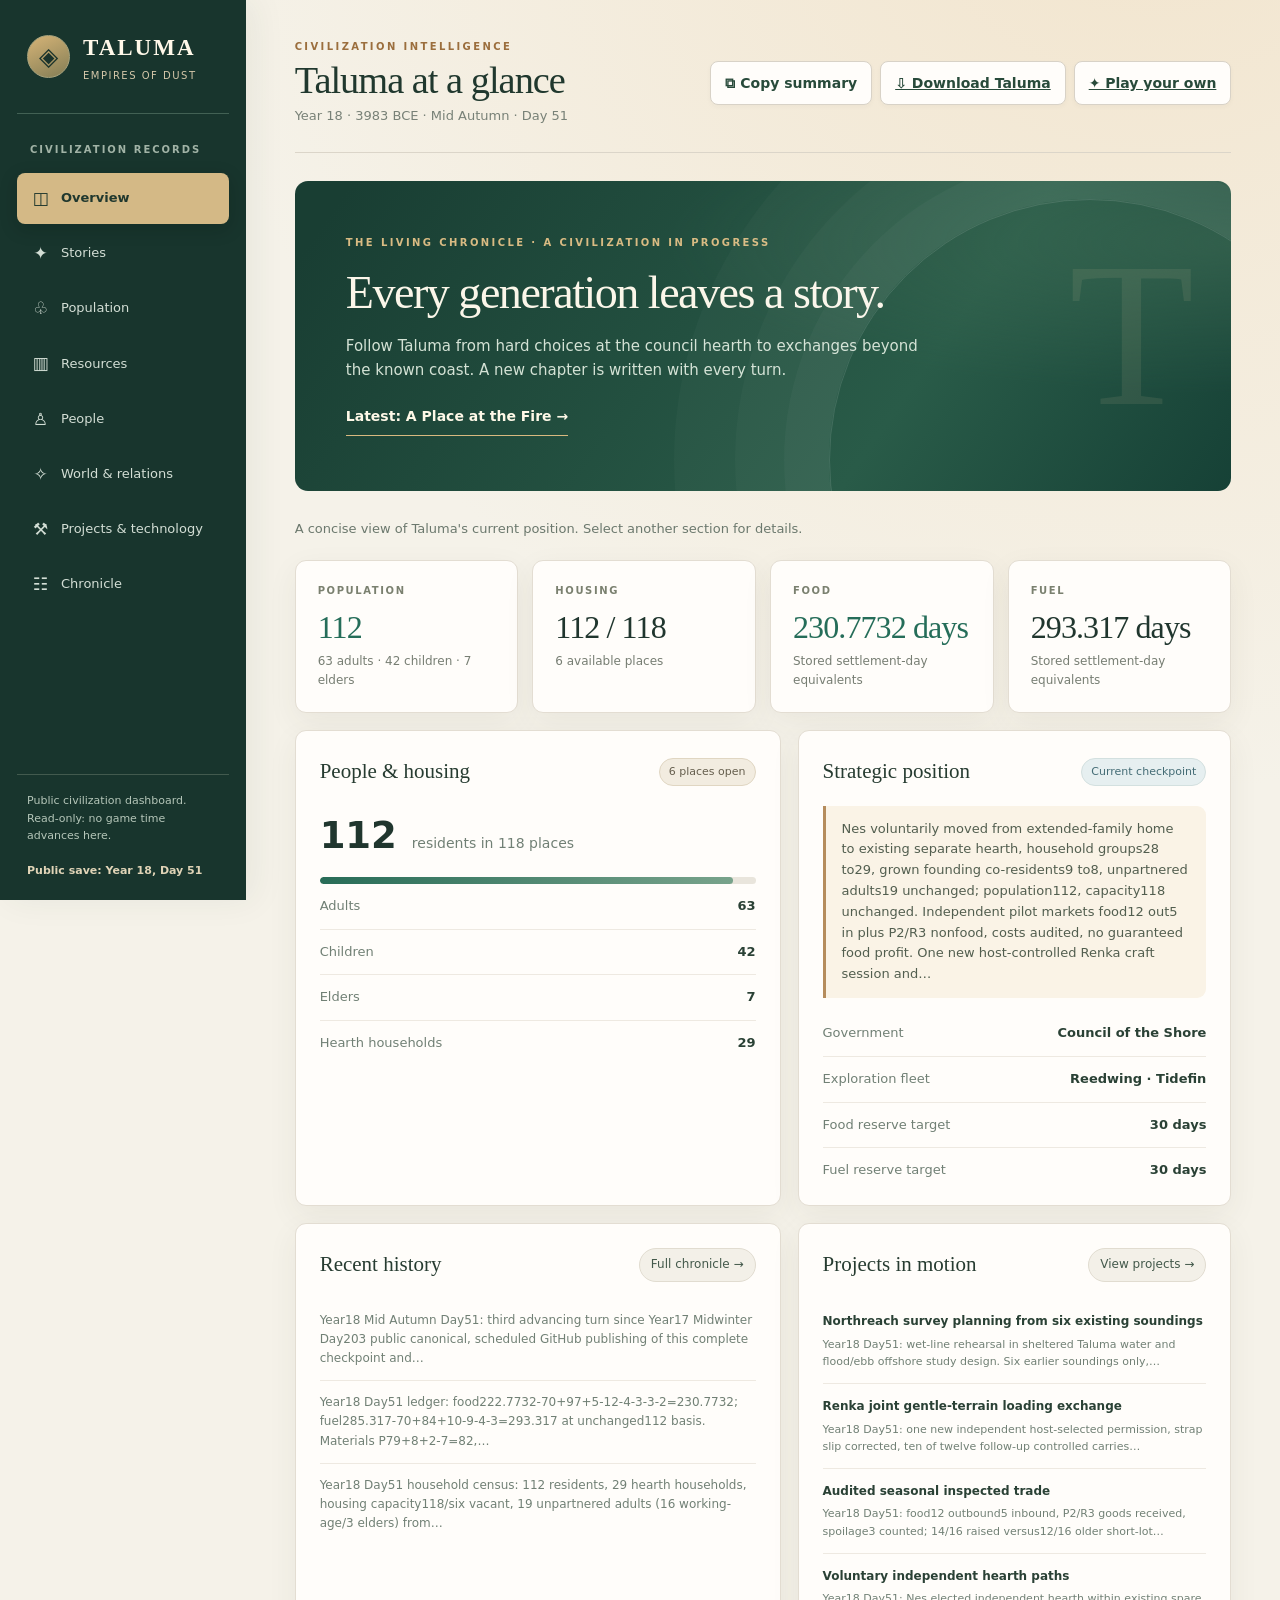
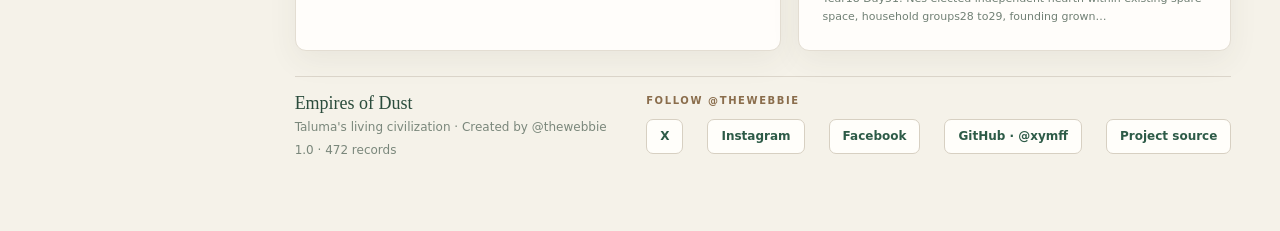
<file: docs/index.html>
<!doctype html>
<html lang="en"><head><meta charset="utf-8"><meta name="viewport" content="width=device-width,initial-scale=1">
<title>Taluma | Civilization Dashboard</title>
<meta name="color-scheme" content="dark">
<style>
:root{--bg:#0d121b;--panel:#141c29;--panel2:#192331;--panel3:#101722;--edge:#303c4a;--muted:#98a7b7;--fg:#eef3ef;--teal:#6fceb3;--gold:#e9bd76;--blue:#90b9eb;--red:#f0a49c;--glass:rgba(255,255,255,.035)}
*{box-sizing:border-box}body{margin:0;background:radial-gradient(circle at 10% 0,rgba(47,103,105,.13),transparent 35%),var(--bg);color:var(--fg);font-family:Inter,ui-sans-serif,system-ui,-apple-system,Segoe UI,sans-serif;font-size:14px;line-height:1.5}button,input,select{font:inherit}button{cursor:pointer}
.app{display:grid;grid-template-columns:238px minmax(0,1fr);min-height:100vh}.side{background:#101823;border-right:1px solid var(--edge);padding:28px 14px 16px;position:sticky;top:0;align-self:start;height:100vh;display:flex;flex-direction:column;overflow-y:auto}.brand{display:flex;align-items:center;gap:13px;padding:0 12px 26px;border-bottom:1px solid var(--edge)}.brandmark{background:linear-gradient(145deg,#5fae9f,#284856);border:1px solid #82b8a5;width:42px;height:42px;border-radius:13px;display:grid;place-items:center;font-size:25px}.brand h1{font-family:Georgia,serif;letter-spacing:.6px;font-size:20px;margin:0;font-weight:600}.brand small{display:block;color:var(--muted);letter-spacing:.8px;font-size:10px;text-transform:uppercase;margin-top:1px}.navlabel{color:#6e8594;font-size:10px;font-weight:800;letter-spacing:1.6px;text-transform:uppercase;margin:28px 13px 11px}.nav button{width:100%;border:0;background:transparent;color:#afbfca;border-radius:10px;text-align:left;padding:11px 12px;display:flex;align-items:center;gap:10px;margin:3px 0}.nav button:hover{background:rgba(127,215,198,.06);color:white}.nav button.active{background:rgba(111,206,179,.12);color:var(--teal);font-weight:650}.nav button .ico{width:21px;text-align:center;font-size:17px}.sidefoot{margin-top:auto;border-top:1px solid var(--edge);padding:17px 10px 0;color:var(--muted);font-size:11px}.sidefoot strong{color:#d5e4df;font-weight:600}.main{min-width:0;max-width:1500px;width:100%;padding:31px 36px 65px;margin:0 auto}.top{display:flex;justify-content:space-between;gap:20px;align-items:center;border-bottom:1px solid var(--edge);padding:0 0 27px}.eyebrow{text-transform:uppercase;letter-spacing:2px;font-size:10px;color:var(--teal);font-weight:800}.top h2{font:normal 33px Georgia,serif;margin:6px 0 4px;letter-spacing:-.4px}.sub{color:var(--muted);font-size:13px}.actions{display:flex;align-items:center;gap:10px;flex-wrap:wrap}.button{background:#1d2a37;color:var(--fg);border:1px solid #435060;border-radius:9px;padding:10px 13px;transition:.1s;display:inline-flex;gap:8px;align-items:center;white-space:nowrap}.button:hover{border-color:#76aa9b;background:#273847}.button.primary{background:#325d53;border-color:#438a78;color:#e8fff5}.button.primary:hover{background:#3b7464}.view{display:none;padding-top:25px}.view.active{display:block}.summary{color:var(--muted);font-size:13px;margin-bottom:20px}.kpis{display:grid;grid-template-columns:repeat(4,minmax(0,1fr));gap:14px}.tile,.card{background:linear-gradient(148deg,rgba(255,255,255,.024),transparent 70%),var(--panel);border:1px solid #2a3645;border-radius:15px}.tile{padding:18px 19px;min-height:128px}.tile .lab{font-size:11px;text-transform:uppercase;letter-spacing:1.2px;color:var(--muted);font-weight:750}.tile .num{font-size:34px;line-height:1.25;font-weight:700;letter-spacing:-.9px;margin-top:8px;font-variant-numeric:tabular-nums}.tile .extra{color:var(--muted);font-size:12px;margin-top:5px}.tile .tiny{font-size:11px;color:var(--teal)}.grid2{display:grid;grid-template-columns:1.12fr 1fr;gap:17px;margin-top:17px}.grid3{display:grid;grid-template-columns:repeat(3,minmax(0,1fr));gap:16px;margin-top:17px}.card{padding:20px}.card h3{font-size:15px;font-weight:700;margin:0 0 15px}.card h4{margin:0;font-size:14px}.card p{margin:7px 0;color:var(--muted);font-size:12px}.sectionhead{display:flex;align-items:center;justify-content:space-between;margin-bottom:17px;gap:10px}.sectionhead h3{font-size:18px;margin:0;font-family:Georgia,serif;font-weight:500}.pill{display:inline-block;color:#9fe0ce;background:#213b39;border:1px solid #345f55;border-radius:99px;font-size:11px;padding:4px 9px;white-space:nowrap}.pill.blue{color:#b2d4ef;background:#20374a;border-color:#345773}.pill.amber{color:#ffdda5;background:#3d3024;border-color:#634b31}.pill.grey{color:#b3becb;background:#25303d;border-color:#39495b}.progress{height:7px;border-radius:9px;background:#293746;overflow:hidden;margin-top:12px}.progress .fill{height:100%;background:linear-gradient(90deg,#4b988a,var(--teal));border-radius:9px}.progress .fill.amber{background:linear-gradient(90deg,#af8243,var(--gold))}.statrow{display:flex;align-items:center;justify-content:space-between;padding:12px 0;border-bottom:1px solid #2a3644;gap:18px;font-size:13px}.statrow:last-child{border:0;padding-bottom:0}.statrow strong{font-variant-numeric:tabular-nums}.muted{color:var(--muted)}.twocol{display:grid;grid-template-columns:1fr 1fr;gap:20px}.tokenline{display:flex;gap:10px;align-items:center;flex-wrap:wrap}.blurb{border-left:3px solid #548a7b;padding:10px 14px;background:#15292b;border-radius:0 9px 9px 0;color:#c4ddd6;font-size:13px}.stack{display:flex;flex-direction:column;gap:11px}.entry{background:var(--panel);border:1px solid #293747;padding:16px 18px;border-radius:12px}.entryhead{display:flex;gap:10px;justify-content:space-between;align-items:flex-start}.entrytitle{font-weight:700;font-size:14px}.entry p{margin:7px 0 0;font-size:12px;color:var(--muted)}.entry .meta{font-size:11px;color:var(--teal)}.tabs{display:flex;gap:8px;flex-wrap:wrap}.chip{background:#1c2937;border:1px solid #324153;color:#c7d5df;border-radius:99px;padding:6px 11px;font-size:12px}.chip.on{border-color:#5fa891;background:#26463c;color:#c6ffed}.search{min-width:180px;max-width:380px;width:100%;border:1px solid #405062;background:#111a25;color:var(--fg);padding:11px 13px;border-radius:9px;outline:none}.search:focus{border-color:var(--teal)}.controls{display:flex;justify-content:space-between;gap:10px;align-items:center;flex-wrap:wrap;margin:0 0 17px}.peoplegrid{display:grid;grid-template-columns:repeat(3,minmax(0,1fr));gap:12px}.person{padding:17px;border:1px solid #2b3b49;background:var(--panel);border-radius:12px}.person .head{display:flex;align-items:center;gap:11px}.avatar{background:#27443f;color:#b7ecd7;width:36px;height:36px;border-radius:11px;display:grid;place-items:center;font-family:Georgia,serif;font-size:19px;flex-shrink:0}.person h4{font-size:14px;margin:0}.person .role{color:var(--teal);font-size:11px;margin-top:3px;line-height:1.4}.person p{color:var(--muted);font-size:11px;margin:12px 0 0;display:-webkit-box;-webkit-line-clamp:4;-webkit-box-orient:vertical;overflow:hidden}.textcard{padding:18px;border:1px solid #2b3a49;border-radius:12px;background:var(--panel)}.textcard h4{font-size:14px;margin:0 0 7px}.textcard p{font-size:12px;color:var(--muted);margin:0;line-height:1.6}.placegrid{display:grid;grid-template-columns:repeat(2,minmax(0,1fr));gap:12px}.place{border:1px solid #2c3a48;background:var(--panel);border-radius:12px;padding:16px}.place .type{font-size:10px;text-transform:uppercase;letter-spacing:1.2px;color:var(--teal);font-weight:750}.place h4{margin:7px 0 8px;font-size:15px}.place p{font-size:12px;color:var(--muted);margin:0}.timeline{border-left:1px solid #3f615d;margin:15px 0 10px 10px;padding-left:20px;display:flex;flex-direction:column;gap:14px}.moment{position:relative;background:var(--panel);border:1px solid #2b3a48;border-radius:12px;padding:15px}.moment:before{content:'';position:absolute;left:-26px;top:22px;width:11px;height:11px;background:#6bbda8;border:3px solid #16262a;border-radius:50%}.moment summary{cursor:pointer;list-style:none;font-size:12px;color:#d7e3e0}.moment summary::-webkit-details-marker{display:none}.moment summary::after{content:'＋';float:right;color:var(--muted);padding-left:10px}.moment[open] summary::after{content:'−'}.moment p{color:var(--muted);font-size:12px;line-height:1.65;white-space:pre-wrap}.smallnote{font-size:11px;color:var(--muted);margin-top:14px}.empty{padding:26px;text-align:center;color:var(--muted);border:1px dashed #3f5360;border-radius:12px}.spark{display:flex;gap:4px;align-items:flex-end;height:47px;margin:12px 0 4px}.spark span{width:12px;min-height:4px;background:#71c3ac;border-radius:3px 3px 0 0;opacity:.9}.footer{border-top:1px solid var(--edge);margin-top:25px;padding-top:16px;color:var(--muted);font-size:11px;display:flex;justify-content:space-between;gap:15px}.notice{position:fixed;bottom:22px;right:22px;background:#274a42;border:1px solid #4b907f;padding:11px 16px;color:#e3fff4;border-radius:10px;box-shadow:0 12px 30px #05090d80;display:none;max-width:340px;z-index:10}.dim{color:#7f90a0}.small{font-size:11px}.mobile-nav{display:none}
@media(max-width:1100px){.app{grid-template-columns:190px minmax(0,1fr)}.main{padding:23px}.kpis{grid-template-columns:repeat(2,1fr)}.peoplegrid{grid-template-columns:repeat(2,1fr)}.grid3{grid-template-columns:repeat(2,1fr)}}
@media(max-width:720px){.app{display:block}.side{position:relative;height:auto;padding:15px 16px 8px;display:block}.brand{border:0;padding:0 0 14px}.navlabel,.sidefoot{display:none}.nav{display:flex;overflow-x:auto;gap:4px;padding-bottom:8px}.nav button{white-space:nowrap;flex:0 0 auto;width:auto;font-size:12px;margin:0;padding:8px 10px}.nav button .ico{display:none}.main{padding:17px 15px 42px}.top{align-items:flex-start;flex-direction:column;gap:14px}.top h2{font-size:28px}.kpis{gap:9px}.tile{padding:14px;min-height:113px}.tile .num{font-size:28px}.grid2,.grid3,.twocol,.peoplegrid,.placegrid{grid-template-columns:1fr}.card{padding:16px}.footer{flex-direction:column}.search{max-width:none}}
</style><link rel="stylesheet" href="theme.css?v=2"></head><body>
<div class="app">
<aside class="side">
 <div class="brand"><div class="brandmark">◈</div><div><h1>TALUMA</h1><small>Empires of Dust</small></div></div>
 <div class="navlabel">Civilization records</div>
 <nav class="nav" id="nav">
  <button class="active" data-view="overview"><span class="ico">◫</span>Overview</button>
  <button data-view="stories"><span class="ico">✦</span>Stories</button>
  <button data-view="population"><span class="ico">♧</span>Population</button>
  <button data-view="resources"><span class="ico">▥</span>Resources</button>
  <button data-view="people"><span class="ico">♙</span>People</button>
  <button data-view="world"><span class="ico">✧</span>World & relations</button>
  <button data-view="projects"><span class="ico">⚒</span>Projects & technology</button>
  <button data-view="chronicle"><span class="ico">☷</span>Chronicle</button>
 </nav>
 <div class="sidefoot">Public civilization dashboard.<br>Read-only: no game time advances here.<br><br><strong id="saveState">Loading public campaign snapshot...</strong></div>
</aside>
<main class="main">
 <div class="top"><div><div class="eyebrow">Civilization intelligence</div><h2 id="pageTitle">Taluma at a glance</h2><div class="sub" id="era">Loading campaign...</div></div><div class="actions"><button class="button" id="copyBtn" title="Copy a compact campaign summary">⧉ Copy summary</button><a class="button" href="data/taluma.json" download="Taluma_Latest_Save.json">⇩ Download Taluma</a><a class="button" href="play.html">✦ Play your own</a></div></div>
 <section class="view active" id="overview"><div class="story-hero"><div><div class="eyebrow">THE LIVING CHRONICLE · A CIVILIZATION IN PROGRESS</div><h3>Every generation leaves a story.</h3><p>Follow Taluma from hard choices at the council hearth to exchanges beyond the known coast. A new chapter is written with every turn.</p><div id="featuredStory"><a class="hero-link" href="stories.html">Read the latest chapter →</a></div></div><div class="hero-monogram" aria-hidden="true">T</div></div><div class="summary">A concise view of Taluma's current position. Select another section for details.</div><div class="kpis" id="kpis"></div><div class="grid2"><article class="card"><div class="sectionhead"><h3>People & housing</h3><span class="pill" id="housingBadge"></span></div><div id="overviewHousing"></div></article><article class="card"><div class="sectionhead"><h3>Strategic position</h3><span class="pill blue">Current checkpoint</span></div><div id="overviewStrategy"></div></article></div><div class="grid2"><article class="card"><div class="sectionhead"><h3>Recent history</h3><button class="chip" data-goto="chronicle">Full chronicle →</button></div><div id="overviewChronicle"></div></article><article class="card"><div class="sectionhead"><h3>Projects in motion</h3><button class="chip" data-goto="projects">View projects →</button></div><div id="overviewProjects"></div></article></div></section>
 <section class="view" id="stories"><div class="story-intro"><div class="eyebrow">THE SERIALIZED HISTORY OF TALUMA</div><h3>Read the story behind the numbers.</h3><p>Each chapter follows one completed turn: the people, decisions, setbacks and changes that shaped the settlement. These chapters are part of the public GitHub archive and are distinct from the raw game chronicle.</p><a class="button" href="stories.html">Open the reading room ↗</a></div><div class="story-list" id="storyGrid"><div class="empty">Loading published chapters...</div></div></section>
 <section class="view" id="population"><div class="sectionhead"><h3>People, households and capacity</h3><span class="pill" id="censusDate"></span></div><div class="kpis" id="populationKpis"></div><div class="grid2"><article class="card"><h3>Population composition</h3><div id="populationComposition"></div></article><article class="card"><h3>Care-first growth</h3><div id="populationCare"></div></article></div></section>
 <section class="view" id="resources"><div class="sectionhead"><h3>Stores & building materials</h3><span class="pill grey">Settlement-day equivalents</span></div><div class="kpis" id="resourcesKpis"></div><div class="grid2"><article class="card"><h3>Stored reserves vs. minimum</h3><div id="resourceMeters"></div></article><article class="card"><h3>Material inventory</h3><div id="materials"></div></article></div><div class="grid2"><article class="card"><h3>Protected allocations</h3><div id="protected"></div></article><article class="card"><h3>Last turn: accounting</h3><div id="accounting"></div></article></div></section>
 <section class="view" id="people"><div class="controls"><div><h3 style="margin:0 0 5px;font-size:18px;font-family:Georgia,serif;font-weight:500">Named people</h3><span class="muted small" id="peopleCount"></span></div><input class="search" id="peopleSearch" placeholder="Search names and roles..." aria-label="Search people"></div><div class="peoplegrid" id="peopleList"></div></section>
 <section class="view" id="world"><div class="sectionhead"><h3>Known locations</h3><span class="pill grey">Taluman geographic knowledge</span></div><div class="placegrid" id="places"></div><div class="sectionhead" style="margin-top:28px"><h3>Recorded peoples and contacts</h3><span class="pill blue">Contact log</span></div><div class="stack" id="contacts"></div></section>
 <section class="view" id="projects"><div class="sectionhead"><h3>Active initiatives</h3><span class="pill grey">From the latest save</span></div><div class="stack" id="projectList"></div><div class="sectionhead" style="margin-top:27px"><h3>Skills and institutions</h3><span class="pill grey" id="techCount"></span></div><div class="controls"><input class="search" id="techSearch" placeholder="Search learned technologies..." aria-label="Search technologies"><div class="smallnote">Full knowledge register from the save</div></div><div class="placegrid" id="techList"></div></section>
 <section class="view" id="chronicle"><div class="controls"><div><h3 style="margin:0 0 5px;font-size:18px;font-family:Georgia,serif;font-weight:500">Chronicle of Taluma</h3><div class="muted small" id="chronicleCount"></div></div><input class="search" id="chronicleSearch" placeholder="Search the entire chronicle..." aria-label="Search chronicle"></div><div class="timeline" id="chronicleList"></div><div style="text-align:center"><button class="button" id="moreEntries">Show older entries</button></div></section>
 <footer class="footer site-footer"><div class="footer-copy"><strong>Empires of Dust</strong><span>Taluma's living civilization · Created by @thewebbie</span><span id="footerMeta">Taluma civilization archive</span></div><nav class="social-follow" aria-label="Follow @thewebbie">
  <span class="social-label">Follow @thewebbie</span>
  <div class="social-links">
    <a href="https://x.com/thewebbie" target="_blank" rel="noopener noreferrer" aria-label="@thewebbie on X">X</a>
    <a href="https://www.instagram.com/thewebbie/" target="_blank" rel="noopener noreferrer" aria-label="@thewebbie on Instagram">Instagram</a>
    <a href="https://www.facebook.com/thewebbie" target="_blank" rel="noopener noreferrer" aria-label="@thewebbie on Facebook">Facebook</a>
    <a href="https://github.com/xymff" target="_blank" rel="noopener noreferrer" aria-label="GitHub profile of @xymff">GitHub · @xymff</a>
    <a href="https://github.com/xymff/empires-of-dust" target="_blank" rel="noopener noreferrer" aria-label="Empires of Dust project repository on GitHub">Project source</a>
  </div>
</nav></footer>
</main></div>
<div class="notice" id="notice" role="status"></div>

<script>
(()=>{'use strict';
let game=null; let active='overview'; let chronicleLimit=15;
const $=id=>document.getElementById(id);
const esc=v=>String(v==null?'':v).replace(/[&<>"']/g,c=>({'&':'&amp;','<':'&lt;','>':'&gt;','"':'&quot;',"'":'&#39;'}[c]));
const n=v=>Number.isFinite(Number(v))?Number(v):0;
const txt=v=>String(v??'');
const strip=v=>txt(v).replace(/\s+/g,' ').trim();
const excerpt=(v,max=210)=>{const s=strip(v);return s.length>max?s.slice(0,max).replace(/\s+\S*$/,'')+'…':s};
const val=(obj,path,fallback='')=>path.split('.').reduce((p,k)=>p&&p[k]!==undefined?p[k]:undefined,obj)??fallback;
const stat=(label,num,extra='',accent=false)=>`<div class="tile"><div class="lab">${esc(label)}</div><div class="num" ${accent?'style="color:var(--teal)"':''}>${esc(num)}</div><div class="extra">${esc(extra)}</div></div>`;
const row=(label,value)=>`<div class="statrow"><span class="muted">${esc(label)}</span><strong>${esc(value)}</strong></div>`;
const meter=(value,max,col='')=>`<div class="progress"><div class="fill ${col}" style="width:${Math.max(0,Math.min(100,max?100*value/max:0))}%"></div></div>`;
const fmt=v=>Number(v||0).toLocaleString('en-US');
const msg=s=>{const t=$('notice');t.textContent=s;t.style.display='block';setTimeout(()=>{t.style.display='none'},2700)};
const places=[
 ['Taluma','Home settlement','The principal village, its lagoon, shore market, boatyard, the Hall of Many Hands and the Growing Shore homes.'],
 ['Reedmouth Inlet','Coastal partner','Fishing, netmaking, reed construction and skilled migration.'],
 ['Shellbend Cove','Coastal partner','Established coastal trade and a staging point for supervised northern voyages.'],
 ['Crescent Shoal','Northern coastal partner','Boat construction, pilot exchange and the important tidal-crossing approach.'],
 ['Ternhook Inlet','Distant coastal contact','New northern community. Reciprocal, individually invited visits and distinctive stone tidal fish traps.'],
 ['Northern Outer Headland','Coastal landmark','Historical limit of earlier Taluman coastal knowledge, passed by Reedwing.'],
 ['Northern Tidal Crossing','Navigational hazard','Shifting currents and shallows. Cross only in suitable conditions with trained crews.'],
 ['Unexplored coast beyond Ternhook','Unknown frontier','Unusual currents and driftwood suggest a possible river. Existence and location remain unverified.'],
 ['Upper Path','Inland trade network','Host-assisted overland contact with Farbank and interior travelers.'],
 ['Splitstone Rest','Trading meeting point','Negotiated inland barter for stone and green-stone specimens.'],
 ['Farbank','Inland trading community','Custodians and trade partners for the green-stone region.'],
 ['Green-Bearing Ridge','Resource region','Known source region for mottled green stone. Taluma has no unilateral extraction rights.'],
 ['Green Gravel Reach','Inland landmark','Prospected green-stone area under local custodianship.'],
 ['Northfold','Northern site','Known regional location; no current compulsory development program.'],
 ['Western Gravel Run','Inland landmark','Recorded gravel and landscape feature.'],
 ['Inland Wooded Swale','Inland resource area','Woodland visited by surveyors during early resource exploration.']
];
function show(view){active=view;document.querySelectorAll('.view').forEach(el=>el.classList.toggle('active',el.id===view));document.querySelectorAll('.nav button').forEach(el=>el.classList.toggle('active',el.dataset.view===view));const names={overview:'Taluma at a glance',population:'Population & households',resources:'Resources & reserves',people:'People of Taluma',world:'The known world',projects:'Projects & technology',chronicle:'Civilization chronicle',stories:'The living stories'};$('pageTitle').textContent=names[view]||view;window.scrollTo({top:0,behavior:'instant'});if(view==='people')renderPeople();if(view==='chronicle')renderChronicle();if(view==='projects')renderTech();}
function render(){const c=game.civilization||{},r=game.resources||{},date=game.date||{},census=c.census||{},last=game.last_turn||{},mat=r.materials||{};
 const pop=n(c.population),housing=n(c.housing_capacity),vac=Math.max(0,housing-pop),food=n(r.food_days),fuel=n(r.wood_fuel_days);
 $('era').textContent=`Year ${date.elapsed_year||'?'} · ${date.display_year||'?'} · ${date.season||'Season unknown'} · Day ${date.day_in_season??'?'}`;
 $('footerMeta').textContent=`${game.format_version||'Campaign'} · ${Array.isArray(game.chronicle)?game.chronicle.length:0} records`;
 $('kpis').innerHTML=stat('Population',fmt(pop),`${fmt(n(census.working_age_adults))} adults · ${fmt(n(census.children))} children · ${fmt(n(census.elders))} elders`,true)+stat('Housing',`${pop} / ${housing}`,`${vac} available places`)+stat('Food',`${food} days`,'Stored settlement-day equivalents',true)+stat('Fuel',`${fuel} days`,'Stored settlement-day equivalents');
 $('housingBadge').textContent=vac+' places open';
 $('overviewHousing').innerHTML=`<div style="display:flex;gap:15px;align-items:baseline"><span style="font-size:37px;font-weight:750">${pop}</span><span class="muted">residents in ${housing} places</span></div>${meter(pop,housing)}${row('Adults',fmt(census.working_age_adults))}${row('Children',fmt(census.children))}${row('Elders',fmt(census.elders))}${row('Hearth households',fmt(census.household_hearth_groups))}`;
 const transport=val(game,'council_seasonal_plan.transport','Two qualified coastal boats, Reedwing and Tidefin.');const dp=val(game,'council_seasonal_plan.diplomatic_limits','');
 $('overviewStrategy').innerHTML=`<div class="blurb">${esc(excerpt(val(last,'result_summary','The council continues its planned work.'),360))}</div><div style="margin-top:13px">${row('Government','Council of the Shore')}${row('Exploration fleet','Reedwing · Tidefin')}${row('Food reserve target',fmt(val(r,'reserve_targets_days.food',30))+' days')}${row('Fuel reserve target',fmt(val(r,'reserve_targets_days.wood_fuel',30))+' days')}</div>`;
 $('overviewChronicle').innerHTML=(game.chronicle||[]).slice(-3).reverse().map(x=>`<div class="statrow" style="align-items:flex-start"><span class="muted" style="font-size:12px">${esc(excerpt(x,155))}</span></div>`).join('')||'<div class="empty">No chronicle entries.</div>';
 const projs=(val(game,'workforce_and_projects.active_projects',[])||[]).slice(-4).reverse();$('overviewProjects').innerHTML=projs.map(p=>`<div class="statrow" style="display:block"><strong style="font-size:12px">${esc(p.name)}</strong><div class="muted small" style="margin-top:4px">${esc(excerpt(p.status,125))}</div></div>`).join('')||'<div class="empty">No project updates.</div>';
 $('populationKpis').innerHTML=stat('Residents',pop,'Latest census',true)+stat('Adults',fmt(census.working_age_adults),'Working-age adults')+stat('Children',fmt(census.children),'Young residents')+stat('Available homes',vac+' places','Housing reserve');
 const adults=n(census.working_age_adults),kids=n(census.children),elders=n(census.elders);$('populationComposition').innerHTML=`<div class="statrow">Adults <b>${adults} (${pop?Math.round(100*adults/pop):0}%)</b></div><div class="progress"><div class="fill" style="width:${pop?100*adults/pop:0}%"></div></div><div class="statrow">Children <b>${kids} (${pop?Math.round(100*kids/pop):0}%)</b></div><div class="progress"><div class="fill amber" style="width:${pop?100*kids/pop:0}%"></div></div><div class="statrow">Elders <b>${elders} (${pop?Math.round(100*elders/pop):0}%)</b></div><div class="progress"><div class="fill" style="width:${pop?100*elders/pop:0}%"></div></div>`;
 $('populationCare').innerHTML=`<div class="blurb">Care-first growth. New households form voluntarily, and the council maintains space and support without fixed population quotas.</div>${row('Household hearths',fmt(census.household_hearth_groups))}${row('Available places',vac)}<p>${esc(excerpt(val(game,'council_seasonal_plan.population_growth',''),470))}</p>`;
 $('resourcesKpis').innerHTML=stat('Food',food+' days','Settlement stores',true)+stat('Fuel',fuel+' days','Fuel stores')+stat('Wood poles',fmt(mat.wood_poles),'Construction stock')+stat('Prepared clay',fmt(mat.prepared_clay_basketloads),'Basketloads');
 $('resourceMeters').innerHTML=`<div class="statrow">Food reserve <b>${food} days</b></div>${meter(food,Math.max(food,30))}<div class="smallnote">Required baseline: ${val(r,'reserve_targets_days.food',30)} days</div><div style="height:16px"></div><div class="statrow">Fuel reserve <b>${fuel} days</b></div>${meter(fuel,Math.max(fuel,30),'amber')}<div class="smallnote">Required baseline: ${val(r,'reserve_targets_days.wood_fuel',30)} days</div>`;
 $('materials').innerHTML=[['Wood poles',mat.wood_poles],['Reed bundles',mat.reed_bundles],['Stone loads',mat.stone_loads],['Cordage coils',mat.cordage_coils],['Prepared clay basketloads',mat.prepared_clay_basketloads]].map(v=>row(v[0],fmt(v[1]))).join('');
 const hm=mat.family_housing_materials_earmarked||{},cm=mat.family_care_materials_earmarked||{};
 $('protected').innerHTML=`<h4>Future family-home materials</h4><p>${esc(excerpt(hm.intended_for||hm.readiness,320))}</p>${row('Poles held',fmt(hm.wood_poles))}${row('Reeds held',fmt(hm.reed_bundles))}${row('Stone loads held',fmt(hm.stone_loads))}${row('Cordage held',fmt(hm.cordage_coils))}<h4 style="margin-top:20px">Family care</h4>${row('Food held within stores',fmt(val(r,'family_provisioning_reserve.food_days_within_total',0))+' days')}${row('Emergency seed',fmt(r.seed_reserve_food_day_equivalent)+' food-day equivalents')}`;
 const acc=val(last,'resource_accounting',{});let ac=[]; for(const [key,obj] of Object.entries(acc)){if(typeof obj==='object'&&obj!==null&&('start' in obj||'end' in obj))ac.push(`<h4 style="margin:15px 0 5px">${esc(key.replaceAll('_',' '))}</h4>`+Object.entries(obj).filter(([k,v])=>typeof v==='number').map(([k,v])=>row(k.replaceAll('_',' '),v)).join(''));} $('accounting').innerHTML=ac.slice(0,2).join('')||`<p>${esc(excerpt(last.result_summary||'',350))}</p>`;
 $('censusDate').textContent=`Year ${census.year||date.elapsed_year||'?'} · Day ${census.day||date.day_in_season||'?'}`;
 $('places').innerHTML=places.map(p=>`<article class="place"><div class="type">${esc(p[1])}</div><h4>${esc(p[0])}</h4><p>${esc(p[2])}</p></article>`).join('');
 $('contacts').innerHTML=(val(game,'diplomacy.known_peoples',[])||[]).map(p=>`<article class="entry"><div class="entrytitle">${esc(p.identifier)}</div><p>${esc(excerpt(p.status,320))}</p></article>`).join('');
 const projectList=val(game,'workforce_and_projects.active_projects',[]);$('projectList').innerHTML=projectList.slice(-18).reverse().map((p,i)=>`<article class="entry"><div class="entryhead"><div class="entrytitle">${esc(p.name)}</div><span class="pill grey">${i<4?'Recent':'Recorded'}</span></div><p>${esc(excerpt(p.status,340))}</p></article>`).join('');
 $('techCount').textContent=`${(val(game,'technology.known',[])||[]).length} recorded`;
 renderPeople();renderTech();renderChronicle();
}
function renderPeople(){const needle=$('peopleSearch').value.trim().toLowerCase(),persons=(game.named_people||[]).filter(p=>[p.name,p.role,p.traits,p.developments].join(' ').toLowerCase().includes(needle));$('peopleCount').textContent=`${persons.length} of ${(game.named_people||[]).length} named entries`;const priority=['Esha','Letha','Hadan','Nemi','Sena','Maro','Leni','Seli','Arel','Vessa','Tira','Daro','Sora','Tovan','Keshu'];persons.sort((a,b)=>{const ia=priority.indexOf(a.name),ib=priority.indexOf(b.name);return(ia<0?1000:ia)-(ib<0?1000:ib)});$('peopleList').innerHTML=persons.slice(0,100).map(p=>`<article class="person"><div class="head"><span class="avatar">${esc(p.name?.[0]||'?')}</span><div><h4>${esc(p.name)}</h4><div class="role">${esc(excerpt(p.role,90))}</div></div></div><p title="${esc(excerpt(p.developments,500))}">${esc(excerpt(p.developments||p.traits,250))}</p></article>`).join('')||'<div class="empty">No matching people.</div>'}
function renderTech(){const q=$('techSearch').value.trim().toLowerCase();const entries=val(game,'technology.known',[])||[];const results=entries.filter(x=>txt(x).toLowerCase().includes(q));$('techList').innerHTML=results.slice(-45).reverse().map(x=>`<article class="textcard"><h4>◈ Recorded knowledge</h4><p>${esc(excerpt(x,280))}</p></article>`).join('')||'<div class="empty">No matching technology.</div>'}
function renderChronicle(){const q=$('chronicleSearch').value.trim().toLowerCase(),all=(game.chronicle||[]).slice().reverse().filter(s=>txt(s).toLowerCase().includes(q)),shown=all.slice(0,chronicleLimit);$('chronicleCount').textContent=`${all.length} matching entries · newest first`;$('chronicleList').innerHTML=shown.map((x,i)=>`<details class="moment" ${i<1?'open':''}><summary>${esc(excerpt(x,165))}</summary><p>${esc(x)}</p></details>`).join('')||'<div class="empty">No matching chronicle entries.</div>';$('moreEntries').style.display=chronicleLimit<all.length?'inline-flex':'none'}
function summary(){const c=game.civilization||{},d=game.date||{},r=game.resources||{},z=c.census||{};return `Empires of Dust | Taluma | Year ${d.elapsed_year} ${d.display_year}, ${d.season}, Day ${d.day_in_season}\nPopulation ${c.population} (${z.working_age_adults} adults, ${z.children} children, ${z.elders} elders), housing ${c.population}/${c.housing_capacity}; food ${r.food_days} settlement-days, fuel ${r.wood_fuel_days} settlement-days.\nLast turn: ${game.last_turn?.result_summary||'N/A'}\nPlayer orders continue in ChatGPT; dashboard is read-only.`}
function copyText(str){if(navigator.clipboard&&navigator.clipboard.writeText){return navigator.clipboard.writeText(str).catch(()=>fallback(str));}return fallback(str)}
function fallback(str){const el=document.createElement('textarea');el.value=str;document.body.appendChild(el);el.select();document.execCommand('copy');el.remove();}
document.querySelectorAll('.nav button').forEach(b=>b.addEventListener('click',()=>show(b.dataset.view)));document.querySelectorAll('[data-goto]').forEach(b=>b.addEventListener('click',()=>show(b.dataset.goto)));$('peopleSearch').addEventListener('input',renderPeople);$('techSearch').addEventListener('input',renderTech);$('chronicleSearch').addEventListener('input',()=>{chronicleLimit=15;renderChronicle()});$('moreEntries').addEventListener('click',()=>{chronicleLimit+=20;renderChronicle()});$('copyBtn').addEventListener('click',()=>copyText(summary()).then(()=>msg('Campaign summary copied. Paste it into ChatGPT.')).catch(()=>msg('Copy unavailable in this browser.')));
async function loadPublicSave(){
  try {
    const response=await fetch('data/taluma.json',{cache:'no-store'});
    if(!response.ok)throw new Error('HTTP '+response.status);
    const obj=await response.json();
    if(!obj.civilization||!obj.resources||!obj.date)throw new Error('Campaign file lacks required game fields');
    game=obj;
    $('saveState').textContent='Public save: Year '+obj.date.elapsed_year+', Day '+obj.date.day_in_season;
    render();
  } catch(error) {
    $('saveState').textContent='Could not load public save';
    $('era').textContent='Cannot load public campaign: '+error.message+'. Please refresh or try again later.';
  }
}
(function dashboardStoryLoader(){
  async function loadStories(){
    const container=document.getElementById('storyGrid');
    const feature=document.getElementById('featuredStory');
    try{
      const response=await fetch('data/stories.json',{cache:'no-store'});
      if(!response.ok)throw Error('HTTP '+response.status);
      const archive=await response.json();
      const entries=Array.isArray(archive.stories)?archive.stories:[];
      if(!entries.length)throw Error('No published chapters');
      container.innerHTML=entries.map((s,i)=>{
        const link='stories.html?turn='+encodeURIComponent(s.id);
        const meta=`Year ${s.year} · ${s.season} · Day ${s.day}`;
        return `<a class="story-card" href="${link}"><span class="story-tag">${esc(i===0?'Latest chapter · '+meta:meta)}</span><h3>${esc(s.title)}</h3><p>${esc(s.deck)}</p><span class="story-cta">Read chapter →</span></a>`;
      }).join('');
      const latest=entries[0];
      feature.innerHTML=`<a class="hero-link" href="stories.html?turn=${encodeURIComponent(latest.id)}">Latest: ${esc(latest.title)} →</a>`;
    }catch(error){
      container.innerHTML='<div class="empty">Stories are temporarily unavailable. The civilization dashboard and latest save remain accessible.</div>';
    }
  }
  loadStories();
})();
loadPublicSave();
})();
</script></body></html>
</file>
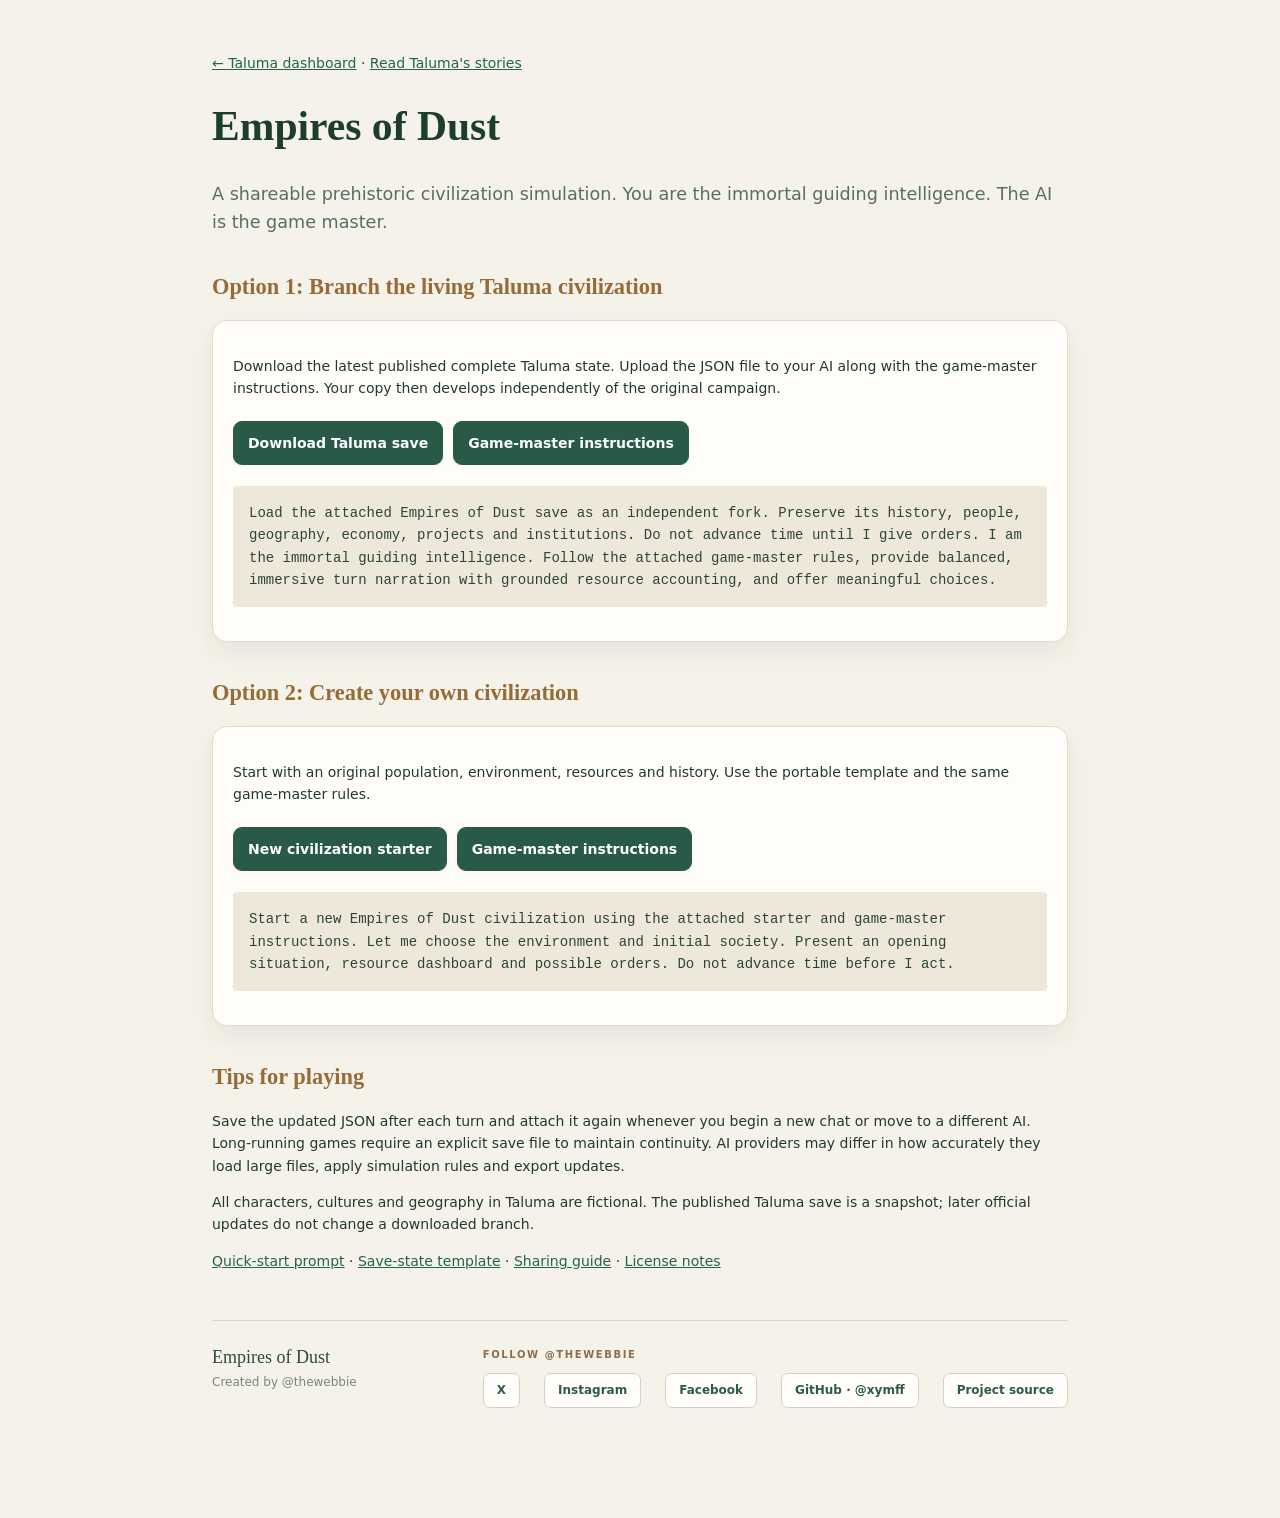
<file: docs/play.html>
<!doctype html><html lang="en"><head><meta charset="utf-8"><meta name="viewport" content="width=device-width,initial-scale=1"><title>Play Empires of Dust in Your AI</title><style>
:root{color-scheme:dark}*{box-sizing:border-box}body{margin:0;background:#0d121b;color:#edf5ef;font:16px/1.65 system-ui,sans-serif}main{max-width:860px;padding:38px 22px 100px;margin:auto}h1,h2{font-family:Georgia,serif;line-height:1.2}h1{font-size:2.6rem;color:#d5ecd9}h2{font-size:1.4rem;margin-top:38px;color:#e9bd76}.lead{color:#adc4ba;font-size:1.1rem}.box{border:1px solid #344e4a;border-radius:15px;padding:20px;margin:18px 0;background:#17232b}a{color:#88e5c9}a.button{display:inline-block;background:#2b6152;border:1px solid #63bfa7;border-radius:9px;padding:10px 14px;margin:7px 10px 7px 0;text-decoration:none;color:white;font-weight:600}code,pre{background:#1c2b36;color:#e9f4f4;border-radius:4px;padding:3px 5px}pre{padding:16px;white-space:pre-wrap;word-break:break-word}.foot{font-size:.8rem;color:#91a7a1;margin-top:50px}</style><link rel="stylesheet" href="theme.css?v=2"></head><body class="play-site"><main><p><a href="index.html">← Taluma dashboard</a> · <a href="stories.html">Read Taluma's stories</a></p><h1>Empires of Dust</h1><p class="lead">A shareable prehistoric civilization simulation. You are the immortal guiding intelligence. The AI is the game master.</p><h2>Option 1: Branch the living Taluma civilization</h2><div class="box"><p>Download the latest published complete Taluma state. Upload the JSON file to your AI along with the game-master instructions. Your copy then develops independently of the original campaign.</p><a class="button" href="data/taluma.json" download="Taluma_Latest_Save.json">Download Taluma save</a><a class="button" href="downloads/game-master-instructions.txt" download>Game-master instructions</a><pre>Load the attached Empires of Dust save as an independent fork. Preserve its history, people, geography, economy, projects and institutions. Do not advance time until I give orders. I am the immortal guiding intelligence. Follow the attached game-master rules, provide balanced, immersive turn narration with grounded resource accounting, and offer meaningful choices.</pre></div><h2>Option 2: Create your own civilization</h2><div class="box"><p>Start with an original population, environment, resources and history. Use the portable template and the same game-master rules.</p><a class="button" href="downloads/new-civilization-starter.json" download>New civilization starter</a><a class="button" href="downloads/game-master-instructions.txt" download>Game-master instructions</a><pre>Start a new Empires of Dust civilization using the attached starter and game-master instructions. Let me choose the environment and initial society. Present an opening situation, resource dashboard and possible orders. Do not advance time before I act.</pre></div><h2>Tips for playing</h2><p>Save the updated JSON after each turn and attach it again whenever you begin a new chat or move to a different AI. Long-running games require an explicit save file to maintain continuity. AI providers may differ in how accurately they load large files, apply simulation rules and export updates.</p><p>All characters, cultures and geography in Taluma are fictional. The published Taluma save is a snapshot; later official updates do not change a downloaded branch.</p><p><a href="downloads/quick-start-prompt.txt">Quick-start prompt</a> · <a href="downloads/save-state-template.json">Save-state template</a> · <a href="downloads/sharing-guide.md">Sharing guide</a> · <a href="downloads/license-notes.md">License notes</a></p><footer class="foot site-footer play-footer"><div class="footer-copy"><strong>Empires of Dust</strong><span>Created by @thewebbie</span></div><nav class="social-follow" aria-label="Follow @thewebbie">
  <span class="social-label">Follow @thewebbie</span>
  <div class="social-links">
    <a href="https://x.com/thewebbie" target="_blank" rel="noopener noreferrer" aria-label="@thewebbie on X">X</a>
    <a href="https://www.instagram.com/thewebbie/" target="_blank" rel="noopener noreferrer" aria-label="@thewebbie on Instagram">Instagram</a>
    <a href="https://www.facebook.com/thewebbie" target="_blank" rel="noopener noreferrer" aria-label="@thewebbie on Facebook">Facebook</a>
    <a href="https://github.com/xymff" target="_blank" rel="noopener noreferrer" aria-label="GitHub profile of @xymff">GitHub · @xymff</a>
    <a href="https://github.com/xymff/empires-of-dust" target="_blank" rel="noopener noreferrer" aria-label="Empires of Dust project repository on GitHub">Project source</a>
  </div>
</nav></footer></main></body></html>
</file>
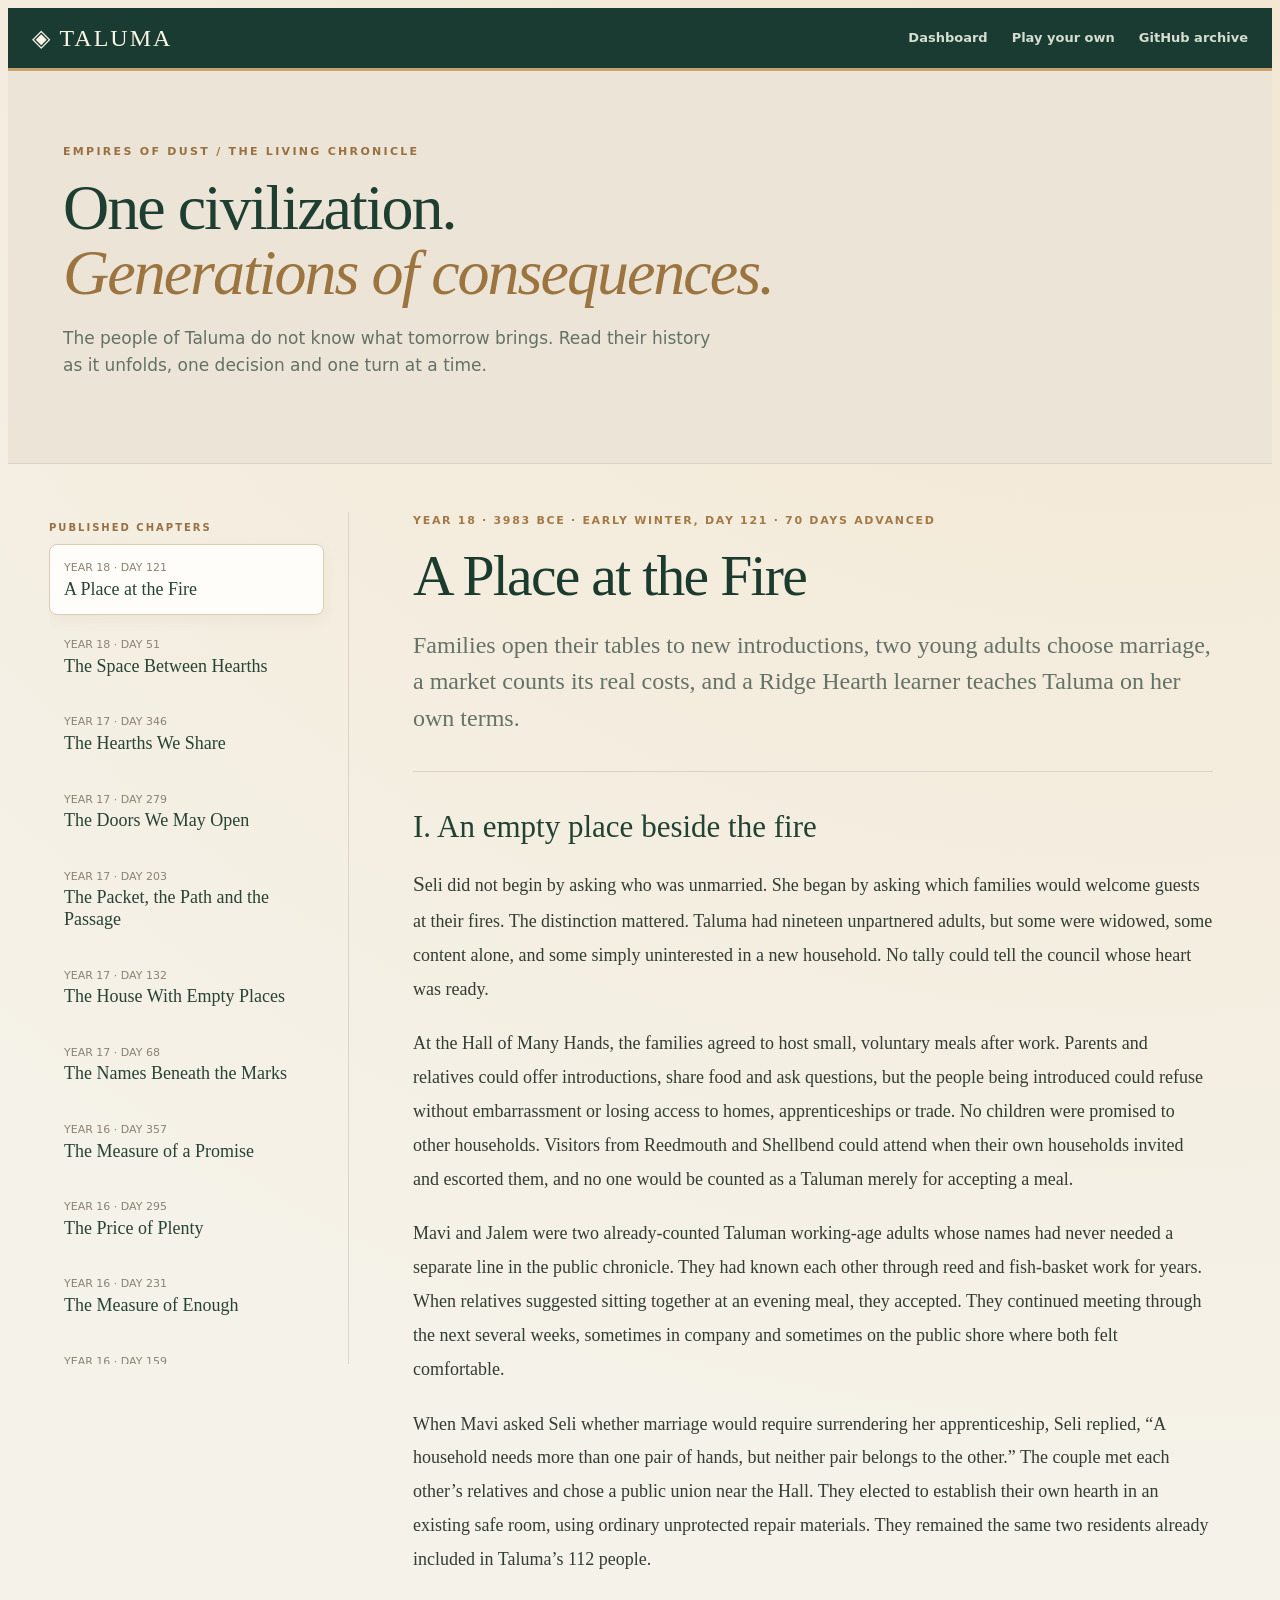
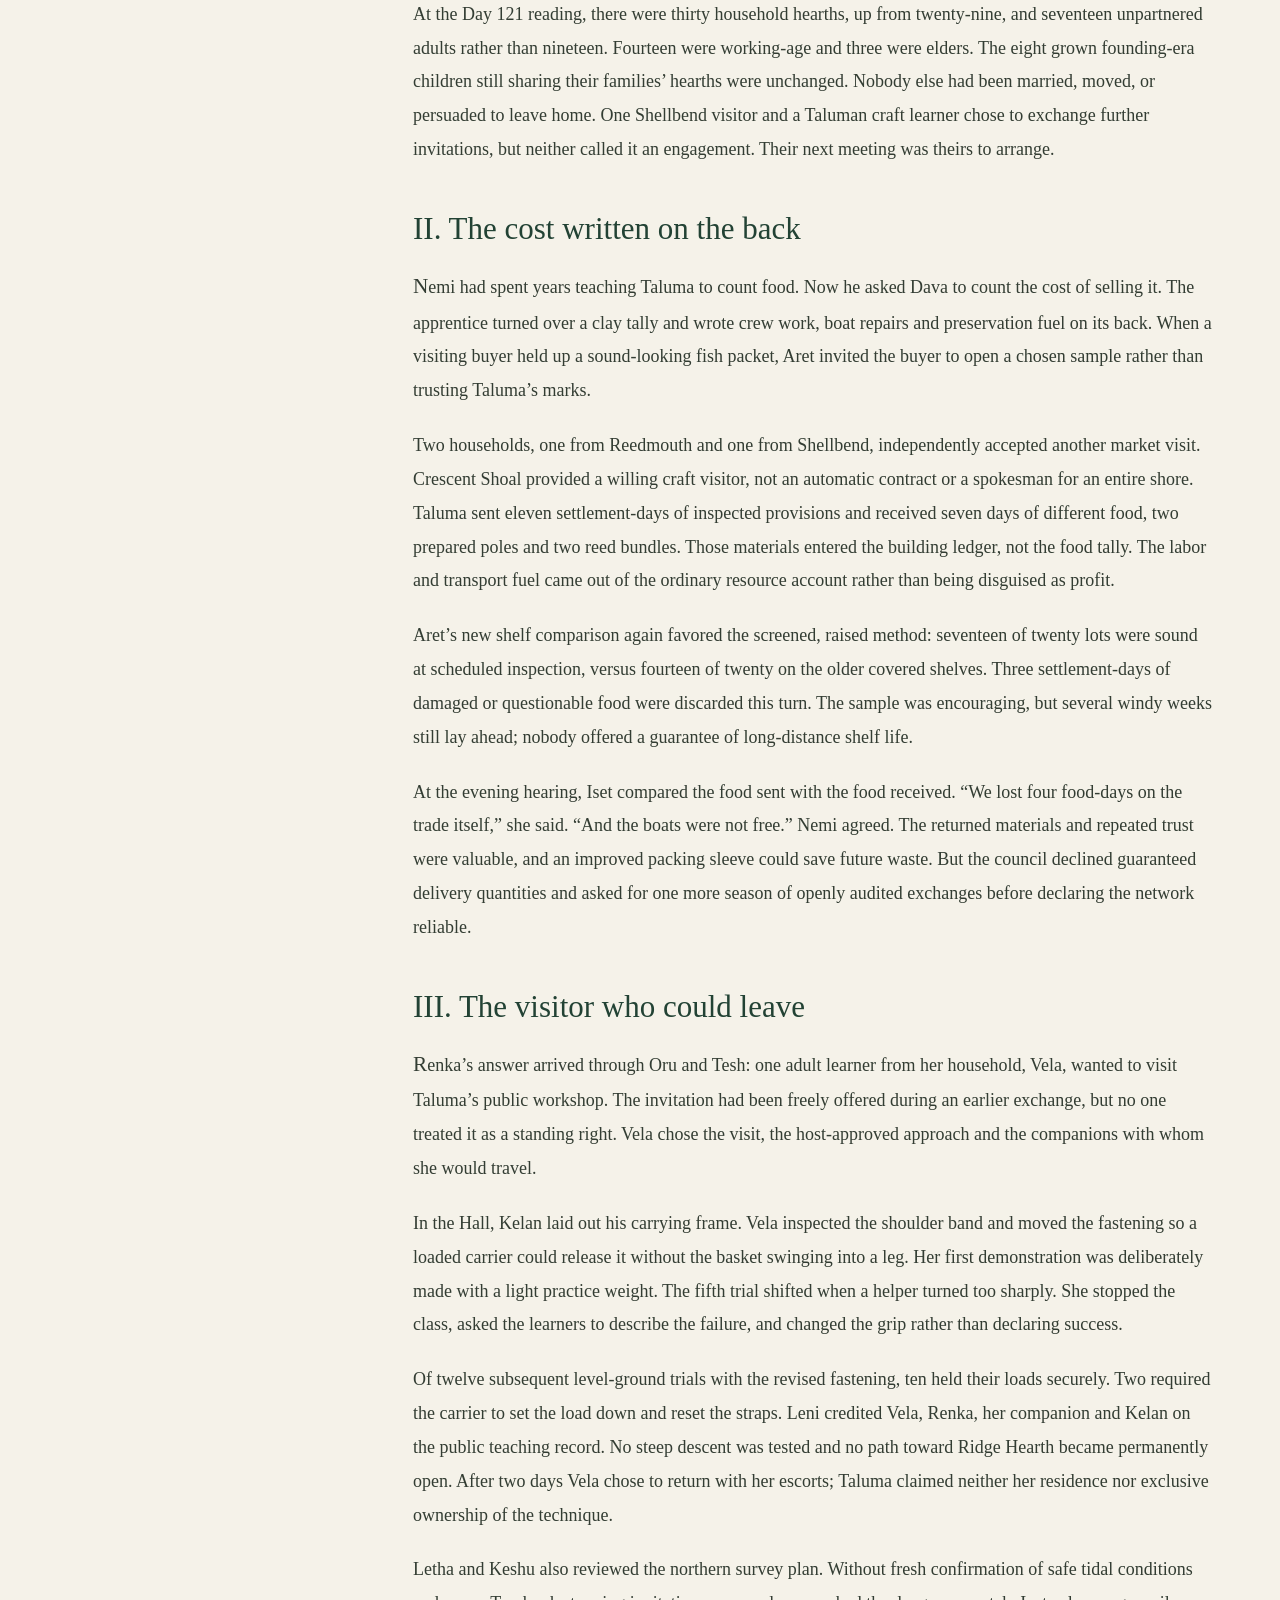
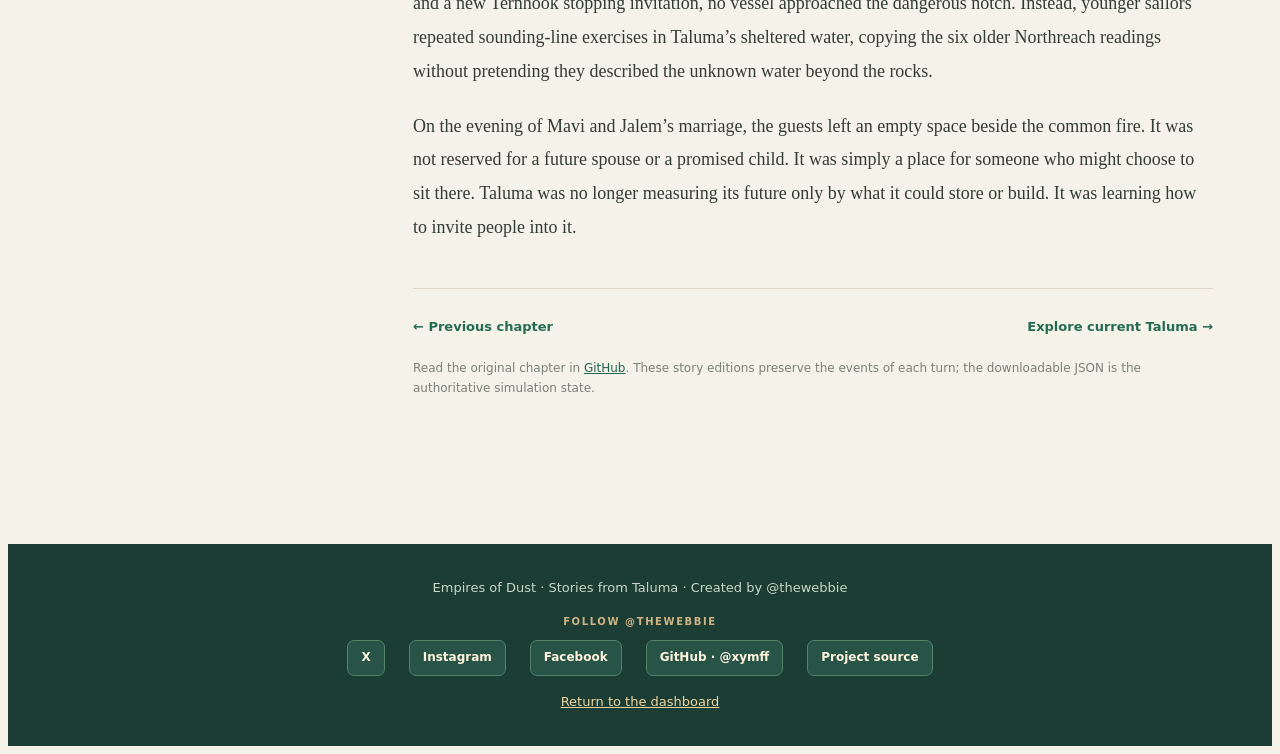
<file: docs/stories.html>
<!doctype html>
<html lang="en"><head><meta charset="utf-8"><meta name="viewport" content="width=device-width,initial-scale=1">
<meta name="color-scheme" content="light"><meta name="description" content="Read the living history of Taluma in Empires of Dust, a civilization shaped by choices across generations.">
<title>The Living Chronicle | Empires of Dust</title><link rel="stylesheet" href="theme.css?v=2"><script defer src="story-reader.js"></script></head>
<body class="reading-site">
<header class="reader-topbar"><a class="reader-brand" href="index.html" aria-label="Taluma dashboard">◈ TALUMA</a><nav aria-label="Site navigation"><a href="index.html">Dashboard</a><a href="play.html">Play your own</a><a href="https://github.com/xymff/empires-of-dust">GitHub archive</a></nav></header>
<section class="reader-hero"><div class="kicker">EMPIRES OF DUST / THE LIVING CHRONICLE</div><h1>One civilization.<br><em>Generations of consequences.</em></h1><p>The people of Taluma do not know what tomorrow brings. Read their history as it unfolds, one decision and one turn at a time.</p></section>
<main class="reader-layout"><aside class="reader-sidebar" aria-label="Story archive"><h2>Published chapters</h2><div class="reader-nav" id="readerNav"><p>Loading chapters...</p></div><p class="reader-note">Each story belongs to one completed game turn. The full simulation state is preserved separately in the public JSON save.</p></aside>
<article class="reader-article" id="readerArticle" aria-live="polite"><p>Opening the chronicle...</p></article></main>
<footer class="reader-bottom site-footer"><p>Empires of Dust · Stories from Taluma · Created by @thewebbie</p><nav class="social-follow" aria-label="Follow @thewebbie">
  <span class="social-label">Follow @thewebbie</span>
  <div class="social-links">
    <a href="https://x.com/thewebbie" target="_blank" rel="noopener noreferrer" aria-label="@thewebbie on X">X</a>
    <a href="https://www.instagram.com/thewebbie/" target="_blank" rel="noopener noreferrer" aria-label="@thewebbie on Instagram">Instagram</a>
    <a href="https://www.facebook.com/thewebbie" target="_blank" rel="noopener noreferrer" aria-label="@thewebbie on Facebook">Facebook</a>
    <a href="https://github.com/xymff" target="_blank" rel="noopener noreferrer" aria-label="GitHub profile of @xymff">GitHub · @xymff</a>
    <a href="https://github.com/xymff/empires-of-dust" target="_blank" rel="noopener noreferrer" aria-label="Empires of Dust project repository on GitHub">Project source</a>
  </div>
</nav><p><a href="index.html">Return to the dashboard</a></p></footer>
</body></html>
</file>
<file: docs/theme.css>
/* Taluma field-journal edition. Designed for prose, not an admin console. */
:root{--bg:#f5f2e9;--panel:#fffdfa;--panel2:#f2ecdf;--panel3:#eae4d8;--edge:#dcd6ca;--muted:#68756c;--fg:#20362e;--teal:#256d59;--gold:#ac753b;--blue:#4c6c78;--red:#aa665b;--glass:rgba(255,255,255,.6)}
*{box-sizing:border-box}
html{scroll-behavior:smooth}
body{background:radial-gradient(circle at 90% -10%,#f2e4cc 0,transparent 42%),#f5f2e9;color:var(--fg);font-family:ui-sans-serif,system-ui,-apple-system,"Segoe UI",sans-serif;font-size:14px;line-height:1.6}
button,input,select,textarea{font:inherit}
a{color:#22644f}
a:focus-visible,button:focus-visible,input:focus-visible{outline:3px solid #d5a35d;outline-offset:3px}
::selection{background:#ead59d;color:#1e322a}
.app{grid-template-columns:246px minmax(0,1fr)}
.side{background:#18352d;color:#f8f3e7;border-right:0;padding:30px 17px 20px;box-shadow:8px 0 32px #233e3010}
.brand{padding:0 10px 29px;border-bottom:1px solid #426154}
.brandmark{width:43px;height:43px;border:1px solid #a8a47e;background:linear-gradient(155deg,#d6b477,#837d55);color:#1a332b;border-radius:50%;font-family:Georgia,serif;font-size:25px}
.brand h1{font-size:23px;letter-spacing:2px;color:#fff8e9}
.brand small{color:#d4c7a9;letter-spacing:1.5px}
.navlabel{color:#a1b3a6;letter-spacing:2px;font-size:10px}
.nav button{color:#d3ded5;border:1px solid transparent;border-radius:8px;margin:4px 0;font-size:13px}
.nav button:hover{background:#ffffff13;color:#fff}
.nav button.active{background:#d4b986;color:#20382e;box-shadow:0 5px 18px #060f0c30}
.nav button.active .ico{color:#20382e}
.sidefoot{color:#b5c6b9;border-top-color:#425a4e}
.sidefoot strong{color:#e0d4b7}
.main{padding:39px clamp(20px,3.8vw,66px) 70px;max-width:1580px}
.top{border-bottom-color:#dbd5c9;padding-bottom:25px;align-items:center}
.eyebrow{color:#9b6e3d;letter-spacing:2.4px;font-weight:800;font-size:10px}
.top h2{color:#20382e;font-family:Georgia,"Times New Roman",serif;font-size:clamp(32px,3vw,43px);font-weight:500;letter-spacing:-1px;margin-top:3px}
.sub{font-size:13px;color:#788177}
.actions{gap:8px}
.button{background:#fffdfa;color:#284a3a;border:1px solid #d8d2c7;border-radius:8px;padding:10px 14px;font-weight:650;box-shadow:0 2px 5px #3d392b09}
.button:hover{background:#edf2ea;border-color:#7a9a85}
.button.primary{background:#255f4f;color:#fffdf4;border-color:#255f4f}
.button.primary:hover{background:#194735}
.view{padding-top:28px}
.view .summary{font-size:13px;color:#6b786d}
.tile,.card{background:#fffdfa;border:1px solid #e3ddd2;border-radius:11px;box-shadow:0 10px 30px #433e3210}
.tile{padding:22px;min-height:138px}
.tile .lab{color:#7a806f;font-size:10px;letter-spacing:1.6px}
.tile .num{color:#20362e;font-family:Georgia,serif;font-weight:500;font-size:clamp(28px,2.5vw,38px)}
.tile .extra{color:#777e73}
.card{padding:24px}
.card h3,.card h4{color:#2a3e31}
.card p{color:#657568;font-size:12px}
.sectionhead h3{font-size:21px;color:#273c31}
.pill,.pill.blue,.pill.amber,.pill.grey{background:#f2ece0;color:#655e4d;border:1px solid #e0d6c2}
.pill.blue{background:#e6eff0;color:#446c75;border-color:#d3e0df}
.pill.amber{background:#f7ecd7;color:#8c5f2e;border-color:#eddbc2}
.progress{background:#e9e5dc}
.progress .fill{background:linear-gradient(90deg,#286c57,#78a38b)}
.progress .fill.amber{background:linear-gradient(90deg,#a67b46,#dfb36d)}
.statrow{border-bottom-color:#eee9e1;color:#2b4236}
.statrow strong{color:#2a4135}
.muted,.smallnote,.dim{color:#718075}
.blurb{border-left:3px solid #b58c5c;background:#faf3e6;color:#525e4f;padding:13px 16px}
.entry,.person,.place,.textcard,.moment{background:#fffdfa;border:1px solid #e4ddd2;border-radius:10px;box-shadow:0 5px 18px #433e3208}
.entry p,.person p,.place p,.textcard p,.moment p{color:#607166}
.entry .meta,.place .type,.person .role{color:#36725b}
.avatar{background:#e6ede5;color:#2c6552;border-radius:50%}
.search{color:#284137;background:#fffefa;border:1px solid #d7d5c9}
.search:focus{border-color:#59917a}
.chip{background:#f3f0e8;color:#43594b;border:1px solid #e1dcd0}
.chip:hover,.chip.on{background:#e6eee3;color:#28604b;border-color:#9cb9a7}
.timeline{border-left-color:#c6ac7c}
.moment:before{background:#b88e4f;border-color:#f5f2e9}
.moment summary{color:#253b30}
.footer{border-top-color:#dcd6cb;color:#879085}
.notice{background:#245745;border-color:#79ae93;color:#f7fff8}
.story-hero{min-height:310px;border-radius:13px;padding:clamp(28px,4vw,52px);margin-bottom:28px;display:flex;align-items:center;justify-content:space-between;gap:26px;overflow:hidden;position:relative;color:#fbf6e9;background:radial-gradient(ellipse at 102% 20%,#47745b77,transparent 43%),linear-gradient(125deg,#193e33 5%,#295b48 66%,#164136)}
.story-hero:after{content:"";pointer-events:none;position:absolute;right:-120px;bottom:-230px;width:520px;height:520px;border:1px solid #ffffff20;border-radius:50%;box-shadow:0 0 0 45px #ffffff07,0 0 0 94px #ffffff06,0 0 0 155px #ffffff06}
.story-hero .eyebrow{color:#d9bb83}
.story-hero h3{font:400 clamp(34px,3.6vw,54px)/1.07 Georgia,serif;letter-spacing:-1.5px;max-width:620px;margin:17px 0 16px}
.story-hero p{font-size:15px;color:#d4e2d5;max-width:590px}
.story-hero .hero-link{display:inline-flex;align-items:center;gap:7px;color:#fff9e8;font-weight:750;text-decoration:none;border-bottom:1px solid #d8b980;padding:8px 0}
.story-hero .hero-link:hover{color:#f3dba7}
.hero-monogram{font:normal clamp(110px,16vw,230px)/1 Georgia,serif;color:#f0d7ab18;letter-spacing:-14px;flex:0 0 auto;user-select:none}
.story-intro{max-width:780px;margin-bottom:26px}
.story-intro h3{font:400 29px/1.18 Georgia,serif;margin:0 0 9px}
.story-intro p{font-size:14px;color:#6c786d}
.story-list{display:grid;grid-template-columns:repeat(2,minmax(0,1fr));gap:17px}
.story-card{display:block;text-decoration:none;color:#243c31;background:#fffdfa;border:1px solid #e2dbcf;border-radius:12px;padding:26px;transition:transform .15s,box-shadow .15s,border-color .15s;box-shadow:0 7px 28px #433e320c}
.story-card:hover{transform:translateY(-3px);border-color:#a9b9a5;box-shadow:0 15px 35px #3f473018}
.story-card .story-tag{display:inline-block;font-size:10px;font-weight:800;letter-spacing:1.5px;text-transform:uppercase;color:#9a7042}
.story-card h3{font:400 28px/1.12 Georgia,serif;letter-spacing:-.6px;color:#213e31;margin:14px 0}
.story-card p{font-size:13px;color:#6c776f;line-height:1.7}
.story-card .story-cta{display:block;margin-top:23px;color:#28634e;font-size:12px;font-weight:800}
.reader-topbar{background:#193b31;color:#f9f5ea;padding:16px max(24px,calc((100vw - 1260px)/2));display:flex;align-items:center;justify-content:space-between;gap:25px;flex-wrap:wrap;border-bottom:3px solid #c7a36a}
.reader-brand{text-decoration:none;color:#faf4e5!important;font:24px Georgia,serif;letter-spacing:2px}
.reader-topbar nav{display:flex;gap:24px}
.reader-topbar nav a{color:#d4ddd0;text-decoration:none;font-size:13px;font-weight:650}
.reader-topbar nav a:hover{color:#f0d39e}
.reader-hero{padding:72px max(22px,calc((100vw - 1170px)/2)) 66px;background:#ece5d7;border-bottom:1px solid #dcd3c3}
.reader-hero .kicker{font-size:11px;letter-spacing:2.3px;text-transform:uppercase;font-weight:800;color:#987040}
.reader-hero h1{font:400 clamp(43px,5vw,72px)/1.02 Georgia,serif;color:#1d3e31;letter-spacing:-2px;margin:14px 0 20px;max-width:940px}
.reader-hero h1 em{font-style:italic;color:#9c743f}
.reader-hero p{max-width:650px;font-size:17px;color:#637167}
.reader-layout{display:grid;grid-template-columns:300px minmax(0,1fr);gap:clamp(28px,5vw,76px);max-width:1230px;padding:48px 24px 110px;margin:0 auto;align-items:start}
.reader-sidebar{position:sticky;top:24px;max-height:calc(100vh - 48px);overflow-y:auto;border-right:1px solid #ddd5c8;padding-right:24px}
.reader-sidebar h2{font-size:10px;letter-spacing:2px;font-weight:800;color:#977044;text-transform:uppercase}
.reader-nav{display:flex;flex-direction:column;gap:6px}
.reader-nav a{display:block;text-decoration:none;padding:14px;border-radius:8px;border:1px solid transparent}
.reader-nav a:hover{background:#fff9ef}
.reader-nav a.selected{background:#fffdfa;border-color:#dccbb0;box-shadow:0 5px 15px #56492d0e}
.reader-nav span{display:block;font-size:11px;color:#8b8273;margin-bottom:2px}
.reader-nav strong{display:block;color:#284335;font:400 18px/1.2 Georgia,serif}
.reader-article{min-width:0;max-width:800px}
.reader-article .story-meta{font-size:11px;letter-spacing:1.7px;text-transform:uppercase;font-weight:800;color:#a27a48}
.reader-article h1{font:400 clamp(40px,4.5vw,63px)/1.07 Georgia,serif;color:#1a3b2e;letter-spacing:-1.7px;margin:16px 0 20px}
.reader-article .story-deck{font:400 clamp(19px,2.1vw,24px)/1.52 Georgia,serif;color:#657267;margin:0 0 36px;padding-bottom:35px;border-bottom:1px solid #dcd3c6}
.reader-article .story-section{margin:0 0 43px}
.reader-article h2{font:400 31px/1.22 Georgia,serif;color:#224234;margin:0 0 19px}
.reader-article .story-section p{font:400 18px/1.88 Georgia,"Times New Roman",serif;color:#333d33;margin:0 0 21px}
.reader-article .story-section p:first-of-type:first-letter{font-size:1.18em}
.reader-article .story-tools{border-top:1px solid #ded7ca;padding-top:28px;display:flex;justify-content:space-between;gap:20px;flex-wrap:wrap}
.reader-article .story-tools a{font-size:13px;text-decoration:none;font-weight:750;color:#256b51}
.reader-article .story-tools a:hover{text-decoration:underline}
.reader-note{margin:20px 0 35px;color:#7a8176;font-size:12px;line-height:1.7}
.reader-bottom{padding:30px 24px;background:#1b3d33;color:#c9d8cb;text-align:center;font-size:12px}
.reader-bottom a{color:#efd5a2}
body.play-site{background:#f5f2e9;color:#22392e}
body.play-site main{max-width:900px}
body.play-site h1{color:#1d3d2e}
body.play-site h2{color:#966b37}
body.play-site .lead{color:#586f60}
body.play-site .box{background:#fffdf9;border:1px solid #e2dbd0;box-shadow:0 10px 25px #32291912}
body.play-site a.button{background:#285a47;border-color:#285a47;color:white}
body.play-site pre,body.play-site code{background:#eee8da;color:#2c4536}
body.play-site .foot{color:#768177}
@media(max-width:1100px){.story-list{grid-template-columns:1fr}.hero-monogram{font-size:130px}}
@media(max-width:720px){
 .app{display:block}.side{box-shadow:none;padding:16px 15px 8px}.brand{padding:0 0 14px}
 .nav{gap:6px}.nav button{border-color:#3c5b4b;font-size:12px;padding:8px 12px}.nav button.active{background:#d4b986}
 .main{padding:23px 16px 50px}.top{gap:16px}.top h2{font-size:33px}.actions{gap:7px}
 .view{padding-top:18px}.story-hero{min-height:275px;padding:27px 24px}.story-hero h3{font-size:38px}.story-hero p{font-size:13px}
 .hero-monogram{display:none}.tile{padding:17px;min-height:120px}.tile .num{font-size:30px}.card{padding:19px}
 .story-list{grid-template-columns:1fr}.story-card{padding:23px}
 .reader-topbar{padding:16px 20px}.reader-hero{padding:45px 22px}.reader-hero h1{font-size:46px}
 .reader-layout{display:flex;flex-direction:column;padding:28px 22px 66px;gap:26px}
 .reader-sidebar{width:100%;max-height:none;position:static;border-right:0;border-bottom:1px solid #ded8ca;padding:0 0 20px}
 .reader-nav{display:flex;flex-direction:row;overflow-x:auto;gap:8px}
 .reader-nav a{min-width:190px}.reader-article h1{font-size:45px}.reader-article .story-section p{font-size:17px;line-height:1.78}
}

/* Creator credits and social links, shared by every public page. */
.site-footer{font-size:13px}
.site-footer .footer-copy{display:flex;flex-direction:column;gap:4px}
.site-footer .footer-copy strong{font:400 18px/1.2 Georgia,serif;color:#2b4c3c}
.site-footer .footer-copy span{font-size:12px;color:#7a877b}
.social-follow{display:flex;flex-direction:column;gap:10px;align-items:flex-start}
.social-label{font-size:10px;letter-spacing:1.6px;text-transform:uppercase;font-weight:800;color:#8a6d4c}
.social-links{display:flex;align-items:center;column-gap:18px;row-gap:12px;flex-wrap:wrap}
.social-links a{display:inline-flex;align-items:center;justify-content:center;min-height:34px;padding:7px 13px;border:1px solid #d7d0c2;border-radius:7px;background:#fffefa;color:#2d5b47;text-decoration:none;font-size:12px;font-weight:700;transition:background .15s,border-color .15s}
.social-links a:hover{background:#e6eee6;border-color:#97b29e}
.social-links a + a{margin-inline-start:6px}
.reader-bottom.site-footer{display:flex;flex-direction:column;align-items:center;gap:16px;padding:34px 24px}
.reader-bottom.site-footer p{margin:0}
.reader-bottom .social-follow{align-items:center}
.reader-bottom .social-label{color:#cfb486}
.reader-bottom .social-links a{background:#285447;color:#fff5df;border-color:#54836a}
.reader-bottom .social-links a:hover{background:#366c55;border-color:#b0c5a8}
body.play-site .play-footer{margin-top:48px;padding:26px 0 10px;border-top:1px solid #d9d3c8;display:flex;align-items:flex-start;justify-content:space-between;gap:20px;flex-wrap:wrap}
@media(max-width:720px){.site-footer .social-follow{width:100%}.reader-bottom.site-footer .social-follow{width:auto}.social-links a{padding:8px 12px}}
</file>
